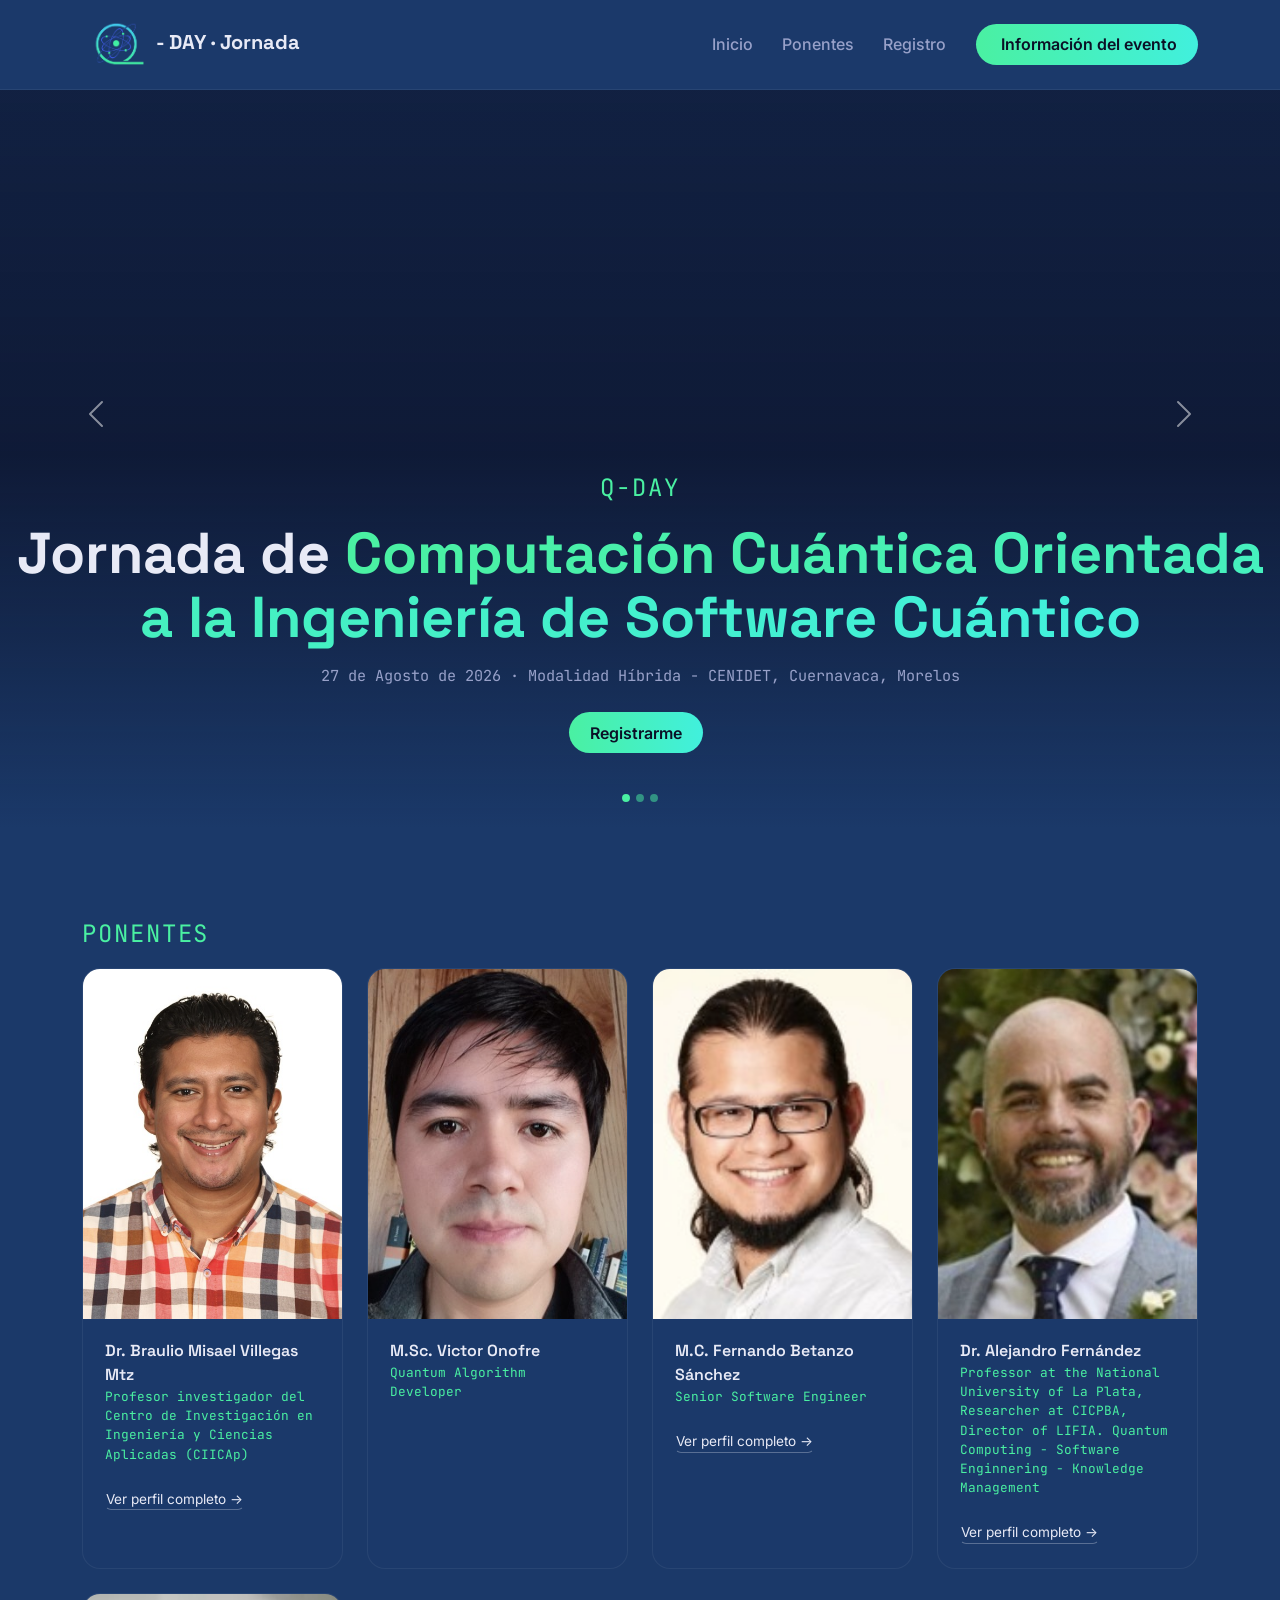
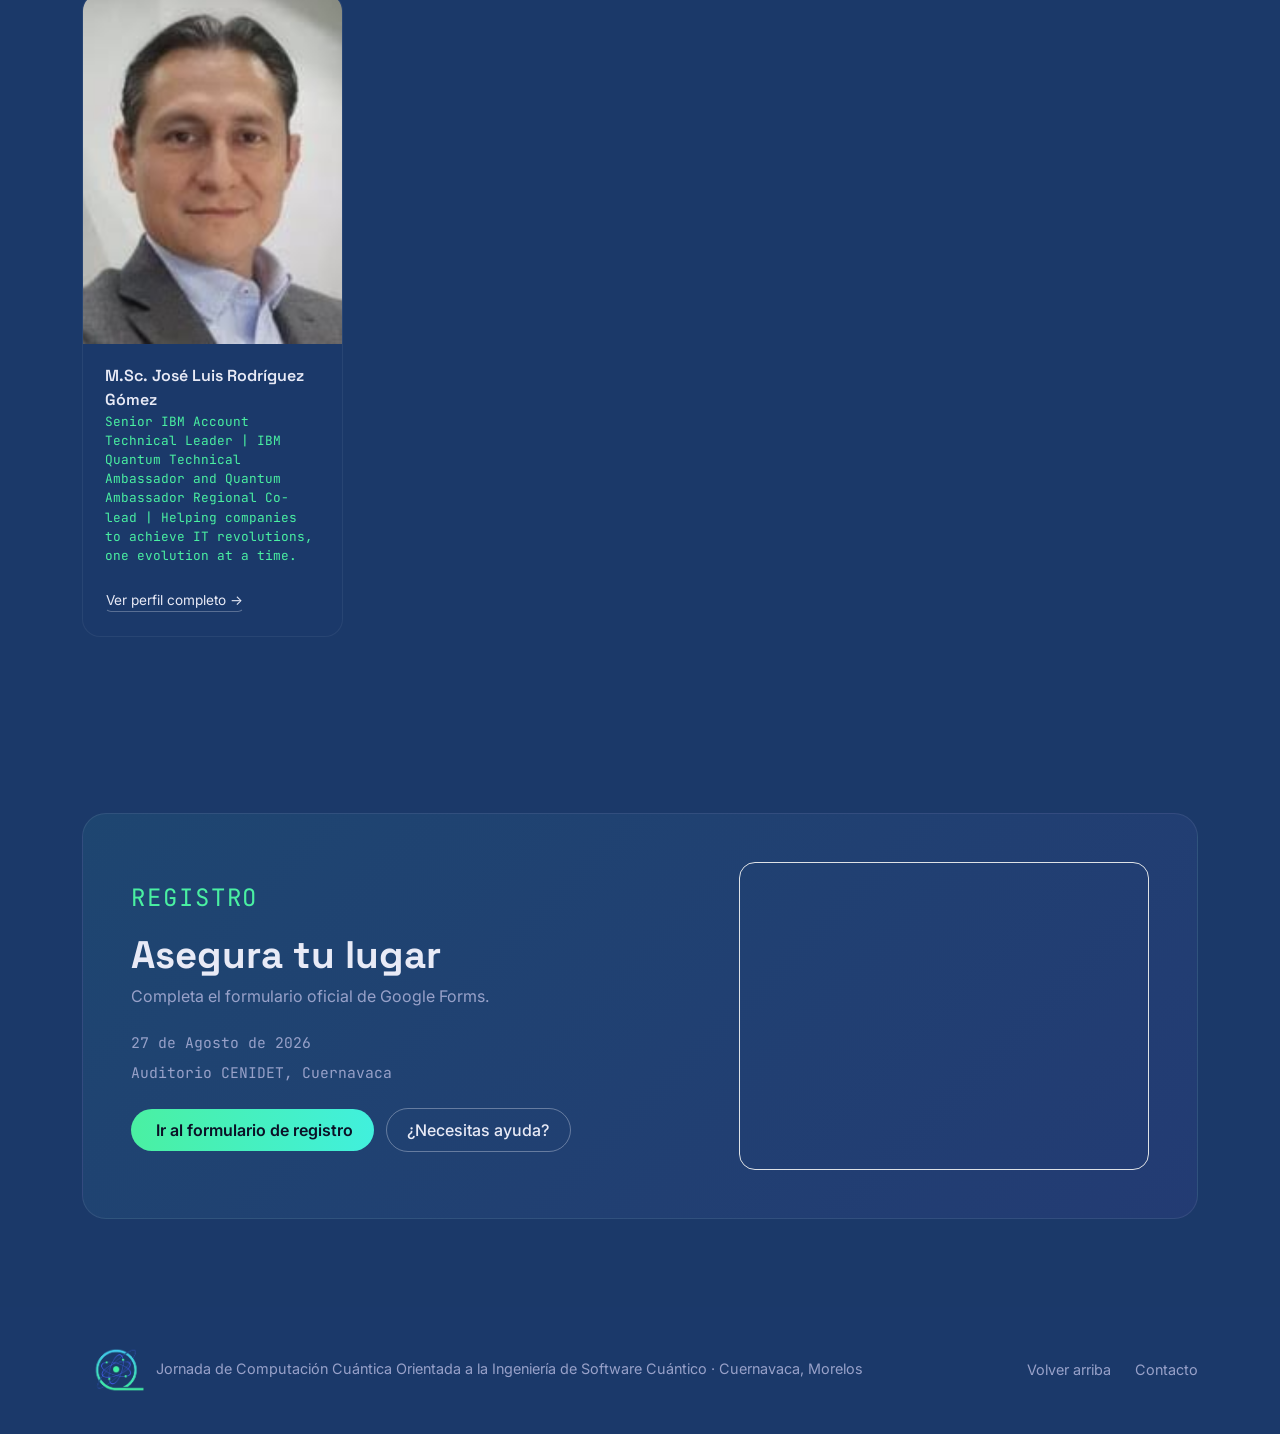
<file: index.html>
<!DOCTYPE html>
<html lang="es">

<head>
  <meta charset="UTF-8">
  <meta name="viewport" content="width=device-width, initial-scale=1.0">
  <title>Q-DAY</title>

  <link href="https://cdn.jsdelivr.net/npm/bootstrap@5.3.3/dist/css/bootstrap.min.css" rel="stylesheet">
  <link rel="stylesheet" href="styles.css">
  <link rel="preconnect" href="https://fonts.googleapis.com">
  <link
    href="https://fonts.googleapis.com/css2?family=Space+Grotesk:wght@400;500;600;700&family=Inter:wght@400;500;600&family=JetBrains+Mono:wght@400;500&display=swap"
    rel="stylesheet">

</head>

<body>

  <!-- ===================== HEADER ===================== -->
  <nav class="navbar navbar-expand-lg navbar-quantum fixed-top py-3">
    <div class="container">
      <a class="navbar-brand brand" href="#inicio"><img src="img/logo_q.png" alt="" class="logoQ"> - DAY · Jornada</a>
      <button class="navbar-toggler" type="button" data-bs-toggle="collapse" data-bs-target="#navMenu">
        <span class="navbar-toggler-icon"></span>
      </button>
      <div class="collapse navbar-collapse justify-content-end" id="navMenu">
        <ul class="navbar-nav align-items-lg-center">
          <li class="nav-item"><a class="nav-link" href="#inicio">Inicio</a></li>
          <li class="nav-item"><a class="nav-link" href="#ponentes">Ponentes</a></li>
          <li class="nav-item"><a class="nav-link" href="#registro">Registro</a></li>
          <li class="nav-item ms-lg-3">
            <button class="btn btn-quantum" data-bs-toggle="modal" data-bs-target="#modalInfoEvento">
              <i class="fa-solid fa-circle-info me-1"></i> Información del evento
            </button>
          </li>
        </ul>
      </div>
    </div>
  </nav>

  <!-- ===================== HERO / SLIDER ===================== -->
  <header id="inicio">
    <div id="heroCarousel" class="carousel slide carousel-fade" data-bs-ride="carousel">
      <div class="carousel-indicators">
        <button type="button" data-bs-target="#heroCarousel" data-bs-slide-to="0" class="active"></button>
        <button type="button" data-bs-target="#heroCarousel" data-bs-slide-to="1"></button>
        <button type="button" data-bs-target="#heroCarousel" data-bs-slide-to="2"></button>
      </div>
      <div class="carousel-inner">
        <div class="carousel-item active">
          <div class="hero-slide"
            style="background-image:url('https://images.unsplash.com/photo-1635070041078-e363dbe005cb?auto=format&fit=crop&w=1600&q=80');">
          </div>
        </div>
        <div class="carousel-item">
          <div class="hero-slide"
            style="background-image:url('https://images.unsplash.com/photo-1635070041078-e363dbe005cb?auto=format&fit=crop&w=1600&q=80&sat=-30');">
          </div>
        </div>
        <div class="carousel-item">
          <div class="hero-slide"
            style="background-image:url('https://images.unsplash.com/photo-1518770660439-4636190af475?auto=format&fit=crop&w=1600&q=80');">
          </div>
        </div>
      </div>

      <!-- Texto fijo sobre el carrusel -->
      <div class="hero-caption">
        <p class="eyebrow mb-3">Q-DAY</p>
        <h1 class="mb-3">Jornada de <em>Computación Cuántica Orientada a la Ingeniería de Software Cuántico</em></h1>
        <p class="hero-meta mb-4">27 de Agosto de 2026 · Modalidad Híbrida - CENIDET, Cuernavaca, Morelos</p>
        <a href="#registro" class="btn btn-quantum me-2">Registrarme</a>
      </div>

      <button class="carousel-control-prev" type="button" data-bs-target="#heroCarousel" data-bs-slide="prev">
        <span class="carousel-control-prev-icon"></span>
      </button>
      <button class="carousel-control-next" type="button" data-bs-target="#heroCarousel" data-bs-slide="next">
        <span class="carousel-control-next-icon"></span>
      </button>
    </div>
  </header>

  <!-- ===================== PONENTES ===================== -->
  <section id="ponentes">
    <div class="container">
      <p class="eyebrow">PONENTES</p>

      <div class="row g-4">

        <div class="col-md-6 col-lg-3">
          <div class="speaker-card">
            <img class="speaker-photo" src="img/Dr_Braulio.jpeg">
            <div class="speaker-body">
              <p class="speaker-name">Dr. Braulio Misael Villegas Mtz</p>
              <p class="speaker-role"> Profesor investigador del Centro de Investigación en Ingeniería y Ciencias
                Aplicadas (CIICAp)</p>
              <!--<p class="speaker-topic">Redes neuronales variacionales</p>-->
              <button class="btn btn-link-quantum p-0 mt-2" data-bs-toggle="modal" data-bs-target="#modalPonente1">Ver
                perfil completo →</button>
            </div>
          </div>
        </div>

        <div class="col-md-6 col-lg-3">
          <div class="speaker-card">
            <img class="speaker-photo" src="img/MSc_Victor.jpeg">
            <div class="speaker-body">
              <p class="speaker-name">M.Sc. Victor Onofre</p>
              <p class="speaker-role">Quantum Algorithm Developer</p>
              <!--<p class="speaker-topic">Esquemas basados en retículas</p>-->
              <!--<button class="btn btn-link-quantum p-0 mt-2" data-bs-toggle="modal" data-bs-target="#modalPonente2">Ver perfil completo →</button>-->
            </div>
          </div>
        </div>

        <div class="col-md-6 col-lg-3">
          <div class="speaker-card">
            <img class="speaker-photo" src="img/MC_Fernando.jpeg">
            <div class="speaker-body">
              <p class="speaker-name">M.C. Fernando Betanzo Sánchez</p>
              <p class="speaker-role">Senior Software Engineer</p>
              <!--<p class="speaker-topic">Redes neuronales variacionales</p>-->
              <button class="btn btn-link-quantum p-0 mt-2" data-bs-toggle="modal" data-bs-target="#modalPonente3">Ver
                perfil completo →</button>
            </div>
          </div>
        </div>

        <div class="col-md-6 col-lg-3">
          <div class="speaker-card">
            <img class="speaker-photo" src="img/Dr_Alejandro.jpeg">
            <div class="speaker-body">
              <p class="speaker-name">Dr. Alejandro Fernández</p>
              <p class="speaker-role">Professor at the National University of La Plata, Researcher at CICPBA,
                Director of LIFIA. Quantum Computing - Software Enginnering - Knowledge Management</p>
              <!--<p class="speaker-topic">Redes neuronales variacionales</p>-->
              <button class="btn btn-link-quantum p-0 mt-2" data-bs-toggle="modal" data-bs-target="#modalPonente4">Ver
                perfil completo →</button>
            </div>
          </div>
        </div>

        <div class="col-md-6 col-lg-3">
          <div class="speaker-card">
            <img class="speaker-photo" src="img/Dr_JoseLuis.jpeg">
            <div class="speaker-body">
              <p class="speaker-name">M.Sc. José Luis Rodríguez Gómez</p>
              <p class="speaker-role">Senior IBM Account Technical Leader |
                IBM Quantum Technical Ambassador and Quantum Ambassador Regional Co-lead |
                Helping companies to achieve IT revolutions, one evolution at a time.</p>
              <!--<p class="speaker-topic">Redes neuronales variacionales</p>-->
              <button class="btn btn-link-quantum p-0 mt-2" data-bs-toggle="modal" data-bs-target="#modalPonente5">Ver
                perfil completo →</button>
            </div>
          </div>
        </div>

      </div>
    </div>
  </section>

  <!-- ===================== REGISTRO ===================== -->
  <section id="registro" class="section-panel">
    <div class="container">
      <div class="registro-card">
        <div class="row align-items-center g-4">
          <div class="col-lg-7">
            <p class="eyebrow">REGISTRO</p>
            <h2 class="section-title">Asegura tu lugar</h2>
            <p class="section-sub mb-4">Completa el formulario oficial de Google Forms.</p>
            <ul class="list-unstyled ket-list mb-4">
              <li><i class="fa-solid fa-calendar-day"></i> 27 de Agosto de 2026</li>
              <li><i class="fa-solid fa-location-dot"></i> Auditorio CENIDET, Cuernavaca</li>
            </ul>
            <a href="https://docs.google.com/forms/d/e/1FAIpQLSfn6Pfu4XmFD0uXMZKRlUsbhpeH9GpSEDR9-cLj3hVXdWts2w/viewform"
              target="_blank" rel="noopener" class="btn btn-quantum me-2">
              <i class="fa-brands fa-google me-1"></i> Ir al formulario de registro
            </a>
            <button class="btn btn-outline-quantum" data-bs-toggle="modal"
              data-bs-target="#modalAyudaRegistro">¿Necesitas ayuda?</button>
          </div>
          <div class="col-lg-5">
            <div class="ratio ratio-4x3 rounded-4 overflow-hidden border">
              <iframe
                src="https://docs.google.com/forms/d/e/1FAIpQLSfn6Pfu4XmFD0uXMZKRlUsbhpeH9GpSEDR9-cLj3hVXdWts2w/viewform?embedded=true"
                width="640" height="3232" frameborder="0" marginheight="0" marginwidth="0">Cargando…</iframe>
            </div>
          </div>
        </div>
      </div>
    </div>
  </section>

  <!-- ===================== FOOTER ===================== -->
  <footer>
    <div class="container d-flex flex-column flex-md-row justify-content-between align-items-center gap-3">
      <div>
        <img src="img/logo_q.png" alt="" class="logoQ">
        Jornada de Computación Cuántica Orientada a la Ingeniería de Software Cuántico · Cuernavaca, Morelos
      </div>
      <div>
        <a href="#inicio" class="me-3"><i class="fa-solid fa-arrow-up"></i> Volver arriba</a>
        <a href="mailto:quantum.day@cenidet.tecnm.mx"><i class="fa-solid fa-envelope me-1"></i>Contacto</a>
      </div>
    </div>
  </footer>

  <!-- ===================== MODALES ===================== -->

  <!-- Modal: información general del evento -->
  <div class="modal fade" id="modalInfoEvento" tabindex="-1" aria-hidden="true">
    <div class="modal-dialog modal-dialog-centered">
      <div class="modal-content">
        <div class="modal-header">
          <h5 class="modal-title"><img src="img/logo_q.png" alt="" class="logoQ">Jornada de Computación Cuántica
            Orientada a la Ingeniería de Software Cuántico</h5>
          <button type="button" class="btn-close" data-bs-dismiss="modal"></button>
        </div>
        <div class="modal-body">
          <p>La Primera Jornada de Computación Cuántica orientada a la Ingeniería de Software Cuántico es un espacio
            académico
            de carácter nacional e internacional que reúne a estudiantes, docentes, investigadores y profesionales
            interesados
            en las tecnologías cuánticas y su aplicación en la ingeniería de software. A través de un formato híbrido,
            el evento
            promueve la difusión del conocimiento, el intercambio de experiencias y la generación de oportunidades de
            formación,
            investigación y colaboración entre la comunidad académica y científica.</p>
          <ul class="ket-list list-unstyled">
            <li><i class="fa-solid fa-calendar-day"></i> 27 de Agosto de 2026</li>
            <li><i class="fa-solid fa-location-dot"></i> Modalidad Híbrida CENIDET, Cuernavaca, Morelos</li>
          </ul>
        </div>
      </div>
    </div>
  </div>

  <!-- Modal: ayuda con el registro -->
  <div class="modal fade" id="modalAyudaRegistro" tabindex="-1" aria-hidden="true">
    <div class="modal-dialog modal-dialog-centered">
      <div class="modal-content">
        <div class="modal-header">
          <h5 class="modal-title">¿Necesitas ayuda con tu registro?</h5>
          <button type="button" class="btn-close" data-bs-dismiss="modal"></button>
        </div>
        <div class="modal-body">
          <p>Si tienes problemas para completar el formulario de Google Forms, escríbenos y te ayudamos a resolverlo.
          </p>
          <p class="small mb-0"><i class="fa-solid fa-envelope me-1"></i> quantum.day@cenidet.tecnm.mx</p>
        </div>
      </div>
    </div>
  </div>

  <!-- Modales de ponentes -->
  <div class="modal fade" id="modalPonente1" tabindex="-1" aria-hidden="true">
    <div class="modal-dialog modal-dialog-centered">
      <div class="modal-content">
        <div class="modal-header">
          <h5 class="modal-title">Dr. Braulio Misael Villegas Martínez</h5>
          <button type="button" class="btn-close" data-bs-dismiss="modal"></button>
        </div>
        <div class="modal-body">
          <p class="small">El Dr. Braulio Misael Villegas Martínez es físico por la Universidad Veracruzana y doctor en
            Óptica por el INAOE.
            Su trabajo se enfoca en óptica y computación cuántica, destacando por sus contribuciones en investigación,
            educación y colaboración
            internacional en tecnologías cuánticas. Es cofundador de QubitHub, profesor investigador del CIICAp-UAEM,
            profesor visitante en Loyola
            University Chicago y miembro del Sistema Nacional de Investigadores, Nivel I. En 2025 fue reconocido por la
            UNESCO dentro de la
            iniciativa Quantum 100 por su impacto en el desarrollo y difusión de las tecnologías cuánticas.</p>
          <!--<p class="fw-semibold mb-1 mt-3">Ponencia:</p>
        <p class="small mb-0">"Computación Cuántica en México: Cómo Construir una Carrera con Impacto Internacional"</p>-->
        </div>
      </div>
    </div>
  </div>

  <!--<div class="modal fade" id="modalPonente2" tabindex="-1" aria-hidden="true">
  <div class="modal-dialog modal-dialog-centered">
    <div class="modal-content">
      <div class="modal-header">
        <h5 class="modal-title">Dr. Ismael Ortega</h5>
        <button type="button" class="btn-close" data-bs-dismiss="modal"></button>
      </div>
      <div class="modal-body">
        <p class="speaker-role mb-2">Criptografía post-cuántica</p>
        <p class="text-muted small">Especialista en esquemas de cifrado resistentes a ataques cuánticos, particularmente sistemas basados en retículas y su implementación en infraestructuras críticas.</p>
        <p class="fw-semibold mb-1 mt-3">Ponencia:</p>
        <p class="text-muted small mb-0">"Esquemas basados en retículas: preparando la migración post-cuántica"</p>
      </div>
    </div>
  </div>
</div>-->

  <div class="modal fade" id="modalPonente3" tabindex="-1" aria-hidden="true">
    <div class="modal-dialog modal-dialog-centered">
      <div class="modal-content">
        <div class="modal-header">
          <h5 class="modal-title">M.C. Fernando Betanzo Sánchez</h5>
          <button type="button" class="btn-close" data-bs-dismiss="modal"></button>
        </div>
        <div class="modal-body">
          <p class="small">Especialista en aseguramiento de la calidad de software en Cambridge Quantum Computing
            (ahora Quantinuum). Con experiencia en Oracle y una maestría de Delft University of Technology, aporta una
            visión
            clave en la calidad del software cuántico.</p>
          <!--<p class="fw-semibold mb-1 mt-3">Ponencia:</p>
        <p class="small mb-0">""</p>-->
        </div>
      </div>
    </div>
  </div>

  <div class="modal fade" id="modalPonente4" tabindex="-1" aria-hidden="true">
    <div class="modal-dialog modal-dialog-centered">
      <div class="modal-content">
        <div class="modal-header">
          <h5 class="modal-title">Dr. Alejandro Fernández</h5>
          <button type="button" class="btn-close" data-bs-dismiss="modal"></button>
        </div>
        <div class="modal-body">
          <p class="small">Director del LIFIA y Profesor en la UNLP. Miembro fundador de RIPAISC y
            coordinador de Computación Cuántica en CLEI, impulsando la ingeniería de software cuántico en Iberoamérica.
          </p>
          <!--<p class="fw-semibold mb-1 mt-3">Ponencia:</p>
        <p class="small mb-0">"Redes neuronales variacionales en la era NISQ"</p>-->
        </div>
      </div>
    </div>
  </div>

  <div class="modal fade" id="modalPonente5" tabindex="-1" aria-hidden="true">
    <div class="modal-dialog modal-dialog-centered">
      <div class="modal-content">
        <div class="modal-header">
          <h5 class="modal-title">M.Sc. José Luis Rodríguez Gómez</h5>
          <button type="button" class="btn-close" data-bs-dismiss="modal"></button>
        </div>
        <div class="modal-body">
          <p class="small">Arquitecto Sénior de Tecnologías de la Información con más de 20 años de experiencia
            en arquitectura de software, computación en la nube, DevSecOps, transformación digital e inteligencia
            artificial.
            Es **CCSP**, miembro fundador del Capítulo de **(ISC)² Ciudad de México** y **Codirector Regional de IBM
            Quantum
            Ambassador para América Latina**, impulsando la adopción e innovación en tecnologías emergentes.
          </p>
          <!--<p class="fw-semibold mb-1 mt-3">Ponencia:</p>
        <p class="small mb-0">"Redes neuronales variacionales en la era NISQ"</p>-->
        </div>
      </div>
    </div>
  </div>

  <script src="https://cdn.jsdelivr.net/npm/bootstrap@5.3.3/dist/js/bootstrap.bundle.min.js"></script>
</body>

</html>
</file>
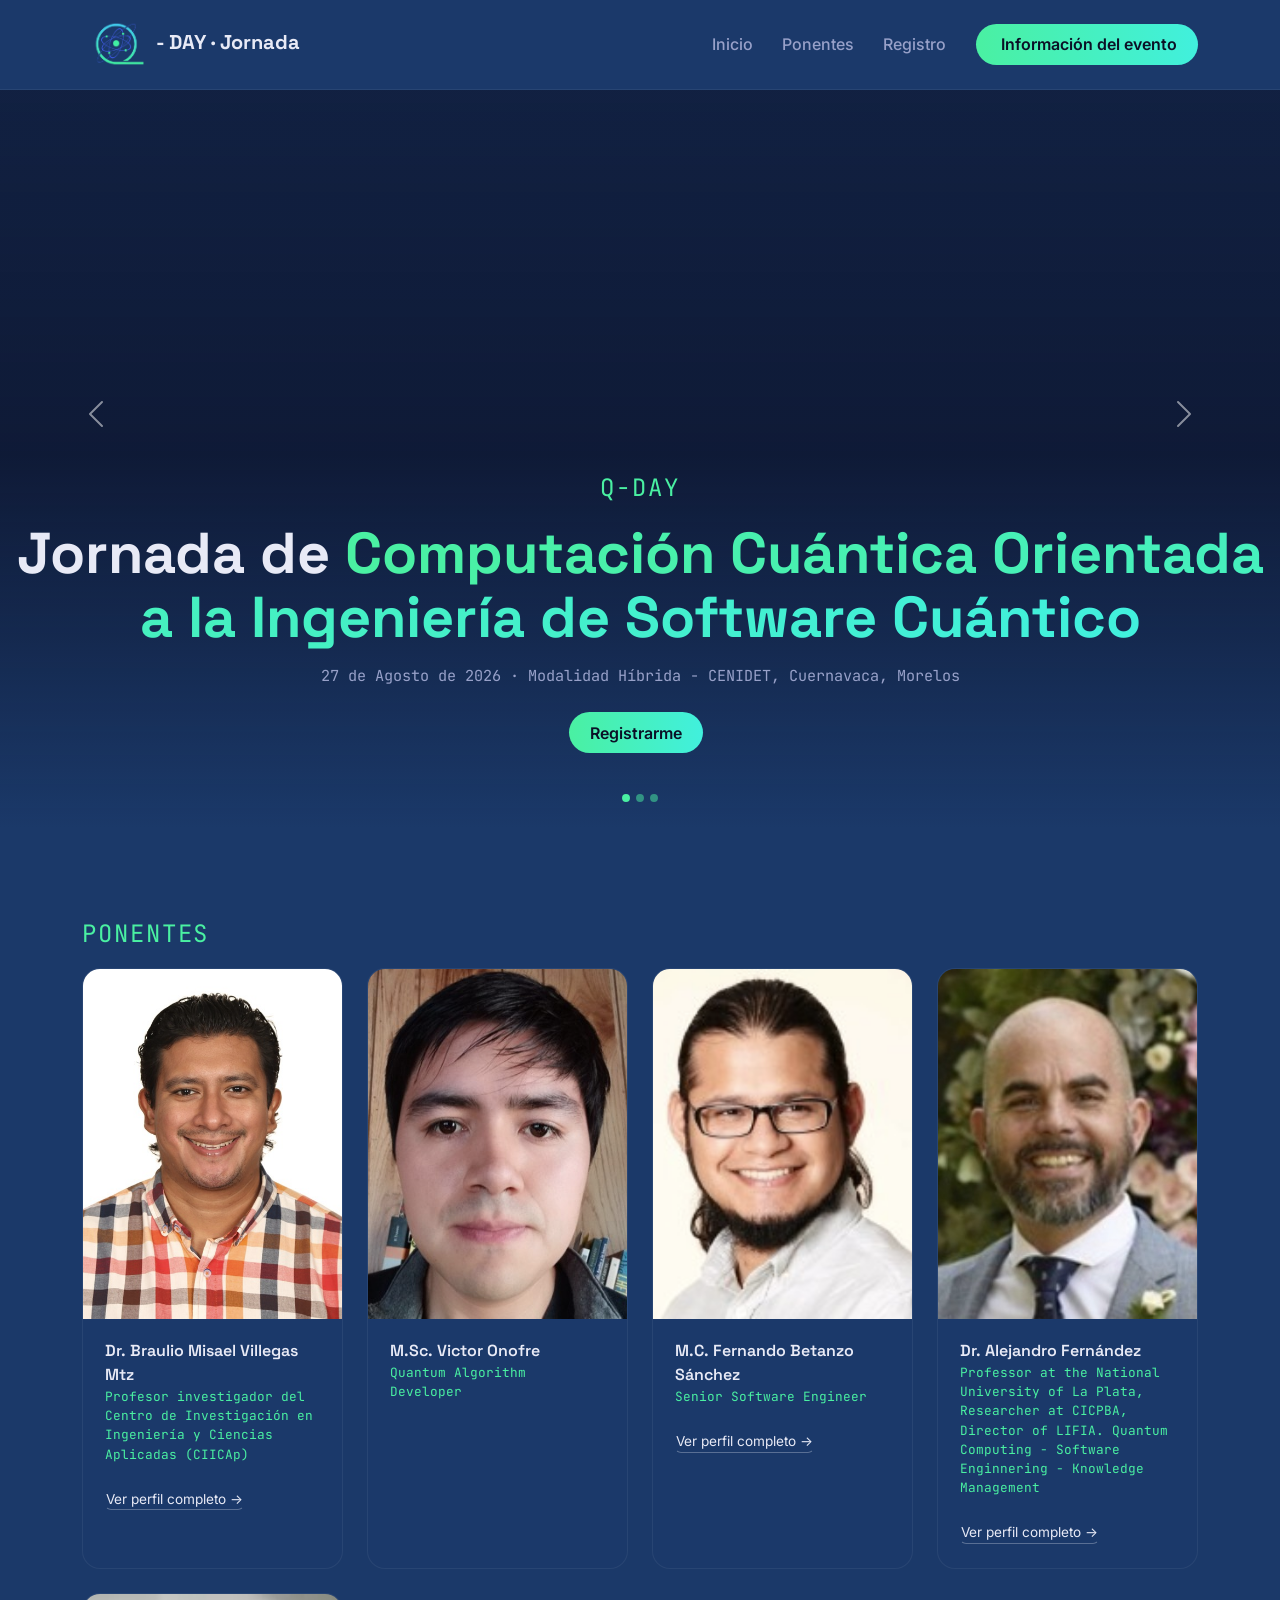
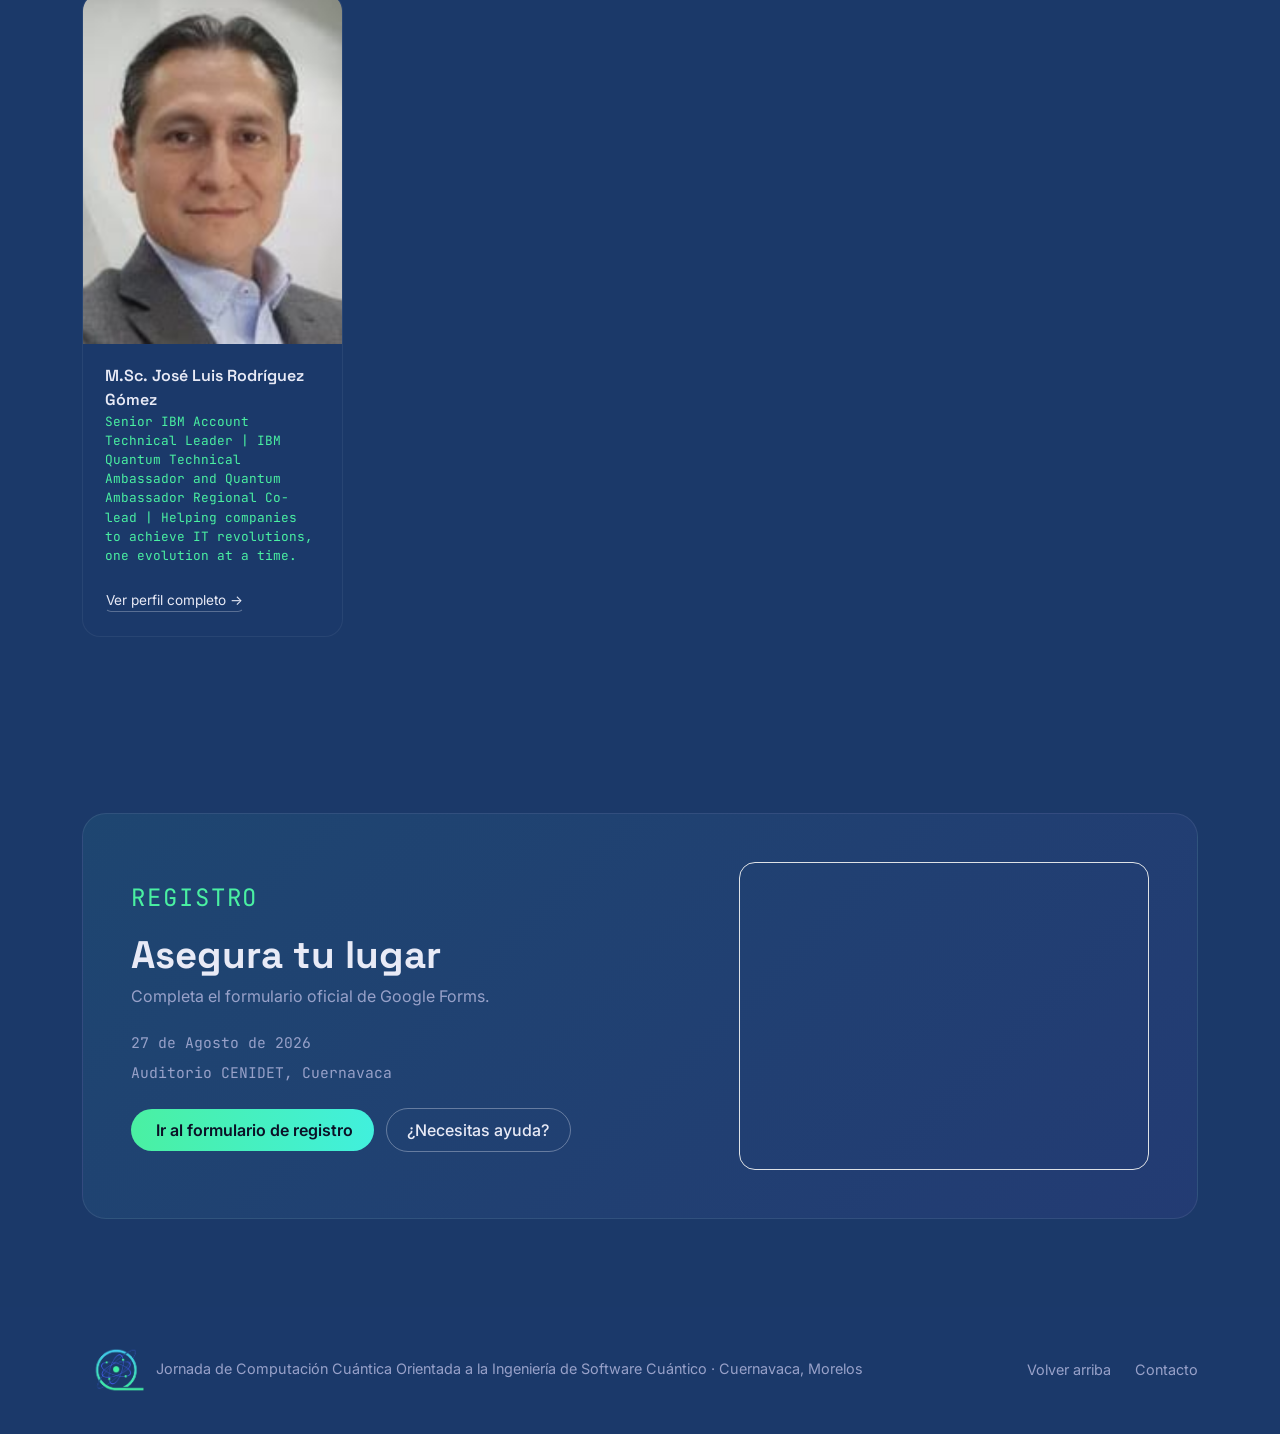
<file: jornadaQDAY.html>
<!DOCTYPE html>
<html lang="es">

<head>
  <meta charset="UTF-8">
  <meta name="viewport" content="width=device-width, initial-scale=1.0">
  <title>Q-DAY</title>

  <link href="https://cdn.jsdelivr.net/npm/bootstrap@5.3.3/dist/css/bootstrap.min.css" rel="stylesheet">
  <link rel="stylesheet" href="styles.css">
  <link rel="preconnect" href="https://fonts.googleapis.com">
  <link
    href="https://fonts.googleapis.com/css2?family=Space+Grotesk:wght@400;500;600;700&family=Inter:wght@400;500;600&family=JetBrains+Mono:wght@400;500&display=swap"
    rel="stylesheet">

</head>

<body>

  <!-- ===================== HEADER ===================== -->
  <nav class="navbar navbar-expand-lg navbar-quantum fixed-top py-3">
    <div class="container">
      <a class="navbar-brand brand" href="#inicio"><img src="img/logo_q.png" alt="" class="logoQ"> - DAY · Jornada</a>
      <button class="navbar-toggler" type="button" data-bs-toggle="collapse" data-bs-target="#navMenu">
        <span class="navbar-toggler-icon"></span>
      </button>
      <div class="collapse navbar-collapse justify-content-end" id="navMenu">
        <ul class="navbar-nav align-items-lg-center">
          <li class="nav-item"><a class="nav-link" href="#inicio">Inicio</a></li>
          <li class="nav-item"><a class="nav-link" href="#ponentes">Ponentes</a></li>
          <li class="nav-item"><a class="nav-link" href="#registro">Registro</a></li>
          <li class="nav-item ms-lg-3">
            <button class="btn btn-quantum" data-bs-toggle="modal" data-bs-target="#modalInfoEvento">
              <i class="fa-solid fa-circle-info me-1"></i> Información del evento
            </button>
          </li>
        </ul>
      </div>
    </div>
  </nav>

  <!-- ===================== HERO / SLIDER ===================== -->
  <header id="inicio">
    <div id="heroCarousel" class="carousel slide carousel-fade" data-bs-ride="carousel">
      <div class="carousel-indicators">
        <button type="button" data-bs-target="#heroCarousel" data-bs-slide-to="0" class="active"></button>
        <button type="button" data-bs-target="#heroCarousel" data-bs-slide-to="1"></button>
        <button type="button" data-bs-target="#heroCarousel" data-bs-slide-to="2"></button>
      </div>
      <div class="carousel-inner">
        <div class="carousel-item active">
          <div class="hero-slide"
            style="background-image:url('https://images.unsplash.com/photo-1635070041078-e363dbe005cb?auto=format&fit=crop&w=1600&q=80');">
          </div>
        </div>
        <div class="carousel-item">
          <div class="hero-slide"
            style="background-image:url('https://images.unsplash.com/photo-1635070041078-e363dbe005cb?auto=format&fit=crop&w=1600&q=80&sat=-30');">
          </div>
        </div>
        <div class="carousel-item">
          <div class="hero-slide"
            style="background-image:url('https://images.unsplash.com/photo-1518770660439-4636190af475?auto=format&fit=crop&w=1600&q=80');">
          </div>
        </div>
      </div>

      <!-- Texto fijo sobre el carrusel -->
      <div class="hero-caption">
        <p class="eyebrow mb-3">Q-DAY</p>
        <h1 class="mb-3">Jornada de <em>Computación Cuántica Orientada a la Ingeniería de Software Cuántico</em></h1>
        <p class="hero-meta mb-4">27 de Agosto de 2026 · Modalidad Híbrida - CENIDET, Cuernavaca, Morelos</p>
        <a href="#registro" class="btn btn-quantum me-2">Registrarme</a>
      </div>

      <button class="carousel-control-prev" type="button" data-bs-target="#heroCarousel" data-bs-slide="prev">
        <span class="carousel-control-prev-icon"></span>
      </button>
      <button class="carousel-control-next" type="button" data-bs-target="#heroCarousel" data-bs-slide="next">
        <span class="carousel-control-next-icon"></span>
      </button>
    </div>
  </header>

  <!-- ===================== PONENTES ===================== -->
  <section id="ponentes">
    <div class="container">
      <p class="eyebrow">PONENTES</p>

      <div class="row g-4">

        <div class="col-md-6 col-lg-3">
          <div class="speaker-card">
            <img class="speaker-photo" src="img/Dr_Braulio.jpeg">
            <div class="speaker-body">
              <p class="speaker-name">Dr. Braulio Misael Villegas Mtz</p>
              <p class="speaker-role"> Profesor investigador del Centro de Investigación en Ingeniería y Ciencias
                Aplicadas (CIICAp)</p>
              <!--<p class="speaker-topic">Redes neuronales variacionales</p>-->
              <button class="btn btn-link-quantum p-0 mt-2" data-bs-toggle="modal" data-bs-target="#modalPonente1">Ver
                perfil completo →</button>
            </div>
          </div>
        </div>

        <div class="col-md-6 col-lg-3">
          <div class="speaker-card">
            <img class="speaker-photo" src="img/MSc_Victor.jpeg">
            <div class="speaker-body">
              <p class="speaker-name">M.Sc. Victor Onofre</p>
              <p class="speaker-role">Quantum Algorithm Developer</p>
              <!--<p class="speaker-topic">Esquemas basados en retículas</p>-->
              <!--<button class="btn btn-link-quantum p-0 mt-2" data-bs-toggle="modal" data-bs-target="#modalPonente2">Ver perfil completo →</button>-->
            </div>
          </div>
        </div>

        <div class="col-md-6 col-lg-3">
          <div class="speaker-card">
            <img class="speaker-photo" src="img/MC_Fernando.jpeg">
            <div class="speaker-body">
              <p class="speaker-name">M.C. Fernando Betanzo Sánchez</p>
              <p class="speaker-role">Senior Software Engineer</p>
              <!--<p class="speaker-topic">Redes neuronales variacionales</p>-->
              <button class="btn btn-link-quantum p-0 mt-2" data-bs-toggle="modal" data-bs-target="#modalPonente3">Ver
                perfil completo →</button>
            </div>
          </div>
        </div>

        <div class="col-md-6 col-lg-3">
          <div class="speaker-card">
            <img class="speaker-photo" src="img/Dr_Alejandro.jpeg">
            <div class="speaker-body">
              <p class="speaker-name">Dr. Alejandro Fernández</p>
              <p class="speaker-role">Professor at the National University of La Plata, Researcher at CICPBA,
                Director of LIFIA. Quantum Computing - Software Enginnering - Knowledge Management</p>
              <!--<p class="speaker-topic">Redes neuronales variacionales</p>-->
              <button class="btn btn-link-quantum p-0 mt-2" data-bs-toggle="modal" data-bs-target="#modalPonente4">Ver
                perfil completo →</button>
            </div>
          </div>
        </div>

        <div class="col-md-6 col-lg-3">
          <div class="speaker-card">
            <img class="speaker-photo" src="img/Dr_JoseLuis.jpeg">
            <div class="speaker-body">
              <p class="speaker-name">M.Sc. José Luis Rodríguez Gómez</p>
              <p class="speaker-role">Senior IBM Account Technical Leader |
                IBM Quantum Technical Ambassador and Quantum Ambassador Regional Co-lead |
                Helping companies to achieve IT revolutions, one evolution at a time.</p>
              <!--<p class="speaker-topic">Redes neuronales variacionales</p>-->
              <button class="btn btn-link-quantum p-0 mt-2" data-bs-toggle="modal" data-bs-target="#modalPonente5">Ver
                perfil completo →</button>
            </div>
          </div>
        </div>

      </div>
    </div>
  </section>

  <!-- ===================== REGISTRO ===================== -->
  <section id="registro" class="section-panel">
    <div class="container">
      <div class="registro-card">
        <div class="row align-items-center g-4">
          <div class="col-lg-7">
            <p class="eyebrow">REGISTRO</p>
            <h2 class="section-title">Asegura tu lugar</h2>
            <p class="section-sub mb-4">Completa el formulario oficial de Google Forms.</p>
            <ul class="list-unstyled ket-list mb-4">
              <li><i class="fa-solid fa-calendar-day"></i> 27 de Agosto de 2026</li>
              <li><i class="fa-solid fa-location-dot"></i> Auditorio CENIDET, Cuernavaca</li>
            </ul>
            <a href="https://docs.google.com/forms/d/e/1FAIpQLSfn6Pfu4XmFD0uXMZKRlUsbhpeH9GpSEDR9-cLj3hVXdWts2w/viewform"
              target="_blank" rel="noopener" class="btn btn-quantum me-2">
              <i class="fa-brands fa-google me-1"></i> Ir al formulario de registro
            </a>
            <button class="btn btn-outline-quantum" data-bs-toggle="modal"
              data-bs-target="#modalAyudaRegistro">¿Necesitas ayuda?</button>
          </div>
          <div class="col-lg-5">
            <div class="ratio ratio-4x3 rounded-4 overflow-hidden border">
              <iframe
                src="https://docs.google.com/forms/d/e/1FAIpQLSfn6Pfu4XmFD0uXMZKRlUsbhpeH9GpSEDR9-cLj3hVXdWts2w/viewform?embedded=true"
                width="640" height="3232" frameborder="0" marginheight="0" marginwidth="0">Cargando…</iframe>
            </div>
          </div>
        </div>
      </div>
    </div>
  </section>

  <!-- ===================== FOOTER ===================== -->
  <footer>
    <div class="container d-flex flex-column flex-md-row justify-content-between align-items-center gap-3">
      <div>
        <img src="img/logo_q.png" alt="" class="logoQ">
        Jornada de Computación Cuántica Orientada a la Ingeniería de Software Cuántico · Cuernavaca, Morelos
      </div>
      <div>
        <a href="#inicio" class="me-3"><i class="fa-solid fa-arrow-up"></i> Volver arriba</a>
        <a href="mailto:quantum.day@cenidet.tecnm.mx"><i class="fa-solid fa-envelope me-1"></i>Contacto</a>
      </div>
    </div>
  </footer>

  <!-- ===================== MODALES ===================== -->

  <!-- Modal: información general del evento -->
  <div class="modal fade" id="modalInfoEvento" tabindex="-1" aria-hidden="true">
    <div class="modal-dialog modal-dialog-centered">
      <div class="modal-content">
        <div class="modal-header">
          <h5 class="modal-title"><img src="img/logo_q.png" alt="" class="logoQ">Jornada de Computación Cuántica
            Orientada a la Ingeniería de Software Cuántico</h5>
          <button type="button" class="btn-close" data-bs-dismiss="modal"></button>
        </div>
        <div class="modal-body">
          <p>La Primera Jornada de Computación Cuántica orientada a la Ingeniería de Software Cuántico es un espacio
            académico
            de carácter nacional e internacional que reúne a estudiantes, docentes, investigadores y profesionales
            interesados
            en las tecnologías cuánticas y su aplicación en la ingeniería de software. A través de un formato híbrido,
            el evento
            promueve la difusión del conocimiento, el intercambio de experiencias y la generación de oportunidades de
            formación,
            investigación y colaboración entre la comunidad académica y científica.</p>
          <ul class="ket-list list-unstyled">
            <li><i class="fa-solid fa-calendar-day"></i> 27 de Agosto de 2026</li>
            <li><i class="fa-solid fa-location-dot"></i> Modalidad Híbrida CENIDET, Cuernavaca, Morelos</li>
          </ul>
        </div>
      </div>
    </div>
  </div>

  <!-- Modal: ayuda con el registro -->
  <div class="modal fade" id="modalAyudaRegistro" tabindex="-1" aria-hidden="true">
    <div class="modal-dialog modal-dialog-centered">
      <div class="modal-content">
        <div class="modal-header">
          <h5 class="modal-title">¿Necesitas ayuda con tu registro?</h5>
          <button type="button" class="btn-close" data-bs-dismiss="modal"></button>
        </div>
        <div class="modal-body">
          <p>Si tienes problemas para completar el formulario de Google Forms, escríbenos y te ayudamos a resolverlo.
          </p>
          <p class="small mb-0"><i class="fa-solid fa-envelope me-1"></i> quantum.day@cenidet.tecnm.mx</p>
        </div>
      </div>
    </div>
  </div>

  <!-- Modales de ponentes -->
  <div class="modal fade" id="modalPonente1" tabindex="-1" aria-hidden="true">
    <div class="modal-dialog modal-dialog-centered">
      <div class="modal-content">
        <div class="modal-header">
          <h5 class="modal-title">Dr. Braulio Misael Villegas Martínez</h5>
          <button type="button" class="btn-close" data-bs-dismiss="modal"></button>
        </div>
        <div class="modal-body">
          <p class="small">El Dr. Braulio Misael Villegas Martínez es físico por la Universidad Veracruzana y doctor en
            Óptica por el INAOE.
            Su trabajo se enfoca en óptica y computación cuántica, destacando por sus contribuciones en investigación,
            educación y colaboración
            internacional en tecnologías cuánticas. Es cofundador de QubitHub, profesor investigador del CIICAp-UAEM,
            profesor visitante en Loyola
            University Chicago y miembro del Sistema Nacional de Investigadores, Nivel I. En 2025 fue reconocido por la
            UNESCO dentro de la
            iniciativa Quantum 100 por su impacto en el desarrollo y difusión de las tecnologías cuánticas.</p>
          <!--<p class="fw-semibold mb-1 mt-3">Ponencia:</p>
        <p class="small mb-0">"Computación Cuántica en México: Cómo Construir una Carrera con Impacto Internacional"</p>-->
        </div>
      </div>
    </div>
  </div>

  <!--<div class="modal fade" id="modalPonente2" tabindex="-1" aria-hidden="true">
  <div class="modal-dialog modal-dialog-centered">
    <div class="modal-content">
      <div class="modal-header">
        <h5 class="modal-title">Dr. Ismael Ortega</h5>
        <button type="button" class="btn-close" data-bs-dismiss="modal"></button>
      </div>
      <div class="modal-body">
        <p class="speaker-role mb-2">Criptografía post-cuántica</p>
        <p class="text-muted small">Especialista en esquemas de cifrado resistentes a ataques cuánticos, particularmente sistemas basados en retículas y su implementación en infraestructuras críticas.</p>
        <p class="fw-semibold mb-1 mt-3">Ponencia:</p>
        <p class="text-muted small mb-0">"Esquemas basados en retículas: preparando la migración post-cuántica"</p>
      </div>
    </div>
  </div>
</div>-->

  <div class="modal fade" id="modalPonente3" tabindex="-1" aria-hidden="true">
    <div class="modal-dialog modal-dialog-centered">
      <div class="modal-content">
        <div class="modal-header">
          <h5 class="modal-title">M.C. Fernando Betanzo Sánchez</h5>
          <button type="button" class="btn-close" data-bs-dismiss="modal"></button>
        </div>
        <div class="modal-body">
          <p class="small">Especialista en aseguramiento de la calidad de software en Cambridge Quantum Computing
            (ahora Quantinuum). Con experiencia en Oracle y una maestría de Delft University of Technology, aporta una
            visión
            clave en la calidad del software cuántico.</p>
          <!--<p class="fw-semibold mb-1 mt-3">Ponencia:</p>
        <p class="small mb-0">""</p>-->
        </div>
      </div>
    </div>
  </div>

  <div class="modal fade" id="modalPonente4" tabindex="-1" aria-hidden="true">
    <div class="modal-dialog modal-dialog-centered">
      <div class="modal-content">
        <div class="modal-header">
          <h5 class="modal-title">Dr. Alejandro Fernández</h5>
          <button type="button" class="btn-close" data-bs-dismiss="modal"></button>
        </div>
        <div class="modal-body">
          <p class="small">Director del LIFIA y Profesor en la UNLP. Miembro fundador de RIPAISC y
            coordinador de Computación Cuántica en CLEI, impulsando la ingeniería de software cuántico en Iberoamérica.
          </p>
          <!--<p class="fw-semibold mb-1 mt-3">Ponencia:</p>
        <p class="small mb-0">"Redes neuronales variacionales en la era NISQ"</p>-->
        </div>
      </div>
    </div>
  </div>

  <div class="modal fade" id="modalPonente5" tabindex="-1" aria-hidden="true">
    <div class="modal-dialog modal-dialog-centered">
      <div class="modal-content">
        <div class="modal-header">
          <h5 class="modal-title">M.Sc. José Luis Rodríguez Gómez</h5>
          <button type="button" class="btn-close" data-bs-dismiss="modal"></button>
        </div>
        <div class="modal-body">
          <p class="small">Arquitecto Sénior de Tecnologías de la Información con más de 20 años de experiencia
            en arquitectura de software, computación en la nube, DevSecOps, transformación digital e inteligencia
            artificial.
            Es **CCSP**, miembro fundador del Capítulo de **(ISC)² Ciudad de México** y **Codirector Regional de IBM
            Quantum
            Ambassador para América Latina**, impulsando la adopción e innovación en tecnologías emergentes.
          </p>
          <!--<p class="fw-semibold mb-1 mt-3">Ponencia:</p>
        <p class="small mb-0">"Redes neuronales variacionales en la era NISQ"</p>-->
        </div>
      </div>
    </div>
  </div>

  <script src="https://cdn.jsdelivr.net/npm/bootstrap@5.3.3/dist/js/bootstrap.bundle.min.js"></script>
</body>

</html>
</file>
<file: styles.css>
:root {
    --bg-deep: #1b3969;
    --bg-panel: #1b3969;
    --bg-panel-2: rgb(27, 57, 106);
    --qubit-0: #4af0a2;
    --qubit-1: #41f0dd;
    --text-light: #e8eaf6;
    --text-muted: #98a1c9;
    --font-display: 'Space Grotesk', sans-serif;
    --font-body: 'Inter', sans-serif;
    --font-mono: 'JetBrains Mono', monospace;
}

* {
    scroll-behavior: smooth;
}

body {
    background: var(--bg-deep);
    color: var(--text-light);
    font-family: var(--font-body);
    overflow-x: hidden;
}

h1,
h2,
h3,
h4,
.brand {
    font-family: var(--font-display);
}

.eyebrow {
    font-family: var(--font-mono);
    letter-spacing: .08em;
    font-size: 1.5rem;
    color: var(--qubit-0);
    text-transform: none;
}

/* ---------- ORBE ---------- */
.qubit-orb {
    width: 14px;
    height: 14px;
    border-radius: 50%;
    display: inline-block;
    background: radial-gradient(circle at 35% 30%, var(--qubit-0), var(--qubit-1) 80%);
    box-shadow: 0 0 12px rgba(76, 224, 210, .7);
    animation: pulse 3s ease-in-out infinite;
}

@keyframes pulse {

    0%,
    100% {
        box-shadow: 0 0 8px rgba(76, 224, 210, .6);
        transform: scale(1);
    }

    50% {
        box-shadow: 0 0 18px rgba(139, 92, 246, .8);
        transform: scale(1.15);
    }
}

/* ---------- ESTILOS PARA HEADER ---------- */
.navbar-quantum {
    background: rgb(27, 57, 106);
    backdrop-filter: blur(10px);
    border-bottom: 1px solid rgba(255, 255, 255, .06);
}

.navbar-quantum .nav-link {
    color: var(--text-muted);
    font-weight: 500;
    margin: 0 .4rem;
}

.navbar-quantum .nav-link:hover {
    color: var(--qubit-0);
}

.brand {
    color: var(--text-light);
    font-weight: 700;
    font-size: 1.25rem;
}

.brand span {
    color: var(--qubit-0);
}

.btn-quantum {
    background: linear-gradient(90deg, var(--qubit-0), var(--qubit-1));
    border: none;
    color: #0b1026;
    font-weight: 600;
    padding: .55rem 1.3rem;
    border-radius: 50px;
    transition: transform .2s ease, box-shadow .2s ease;
}

.btn-quantum:hover {
    transform: translateY(-2px);
    box-shadow: 0 8px 22px rgba(139, 92, 246, .4);
    color: #0b1026;
}

.btn-outline-quantum {
    border: 1px solid rgba(232, 234, 246, .35);
    color: var(--text-light);
    border-radius: 50px;
    padding: .55rem 1.3rem;
    font-weight: 500;
    background: transparent;
}

.btn-outline-quantum:hover {
    border-color: var(--qubit-0);
    color: var(--qubit-0);
}

.logoQ {
    width: 70px;
    border-radius: 10px;
}

/* ---------- ESTILOS PARA HERO Y CARRUSEL ---------- */
#heroCarousel {
    height: 92vh;
    min-height: 560px;
}

#heroCarousel .carousel-inner,
#heroCarousel .carousel-item {
    height: 100%;
}

.hero-slide {
    height: 100%;
    background-size: cover;
    background-position: center;
    position: relative;
}

.hero-slide::after {
    content: "";
    position: absolute;
    inset: 0;
    background: linear-gradient(180deg, rgba(11, 16, 38, .55) 0%, rgba(11, 16, 38, .75) 55%, var(--bg-deep) 100%);
}

.hero-caption {
    position: absolute;
    z-index: 2;
    left: 0;
    right: 0;
    bottom: 9%;
    text-align: center;
    padding: 0 1rem;
}

.hero-caption h1 {
    font-size: clamp(2rem, 5vw, 3.6rem);
    font-weight: 700;
    line-height: 1.1;
}

.hero-caption h1 em {
    font-style: normal;
    background: linear-gradient(90deg, var(--qubit-0), var(--qubit-1));
    -webkit-background-clip: text;
    background-clip: text;
    color: transparent;
}

.hero-meta {
    font-family: var(--font-mono);
    color: var(--text-muted);
    font-size: .95rem;
}

.carousel-indicators [data-bs-target] {
    background-color: var(--qubit-0);
    width: 8px;
    height: 8px;
    border-radius: 50%;
}

/* ---------- ESTILOS SECTIONS ---------- */
section {
    padding: 5.5rem 0;
}

.section-panel {
    background: var(--bg-panel);
}

.section-title {
    font-size: clamp(1.7rem, 3vw, 2.4rem);
    font-weight: 700;
    margin-bottom: .4rem;
}

.section-sub {
    color: var(--text-muted);
    max-width: 640px;
}

/* ---------- ESTILO PARA CARDS DE PONENTES ---------- */
.speaker-card {
    background: var(--bg-panel-2);
    border: 1px solid rgba(255, 255, 255, .06);
    border-radius: 18px;
    overflow: hidden;
    height: 100%;
    transition: transform .25s ease, border-color .25s ease;
}

.speaker-card:hover {
    transform: translateY(-6px);
    border-color: rgba(76, 224, 210, .4);
}

.speaker-photo {
    width: 100%;
    height: 350px;
    object-fit: cover;
    filter: grayscale(15%);
}

.speaker-body {
    padding: 1.25rem 1.4rem 1.5rem;
}

.speaker-name {
    font-family: var(--font-display);
    font-weight: 600;
    margin-bottom: 0;
}

.speaker-role {
    color: var(--qubit-0);
    font-family: var(--font-mono);
    font-size: .8rem;
}

.speaker-topic {
    color: var(--text-muted);
    font-size: .9rem;
}

.btn-link-quantum {
    color: var(--text-light);
    font-size: .85rem;
    text-decoration: none;
    border-bottom: 1px solid rgba(232, 234, 246, .3);
}

.btn-link-quantum:hover {
    color: var(--qubit-0);
    border-color: var(--qubit-0);
}

/* ---------- ESTILOS PARA REGISTRO ---------- */
.registro-card {
    background: linear-gradient(135deg, rgba(76, 224, 210, .08), rgba(139, 92, 246, .08));
    border: 1px solid rgba(255, 255, 255, .08);
    border-radius: 24px;
    padding: 3rem;
}

.ket-list li {
    font-family: var(--font-mono);
    color: var(--text-muted);
    font-size: .92rem;
    margin-bottom: .5rem;
}

.ket-list li i {
    color: var(--qubit-0);
    width: 20px;
}

/* ---------- MODAL ---------- */
.modal-content {
    background: var(--bg-panel-2);
    color: var(--text-light);
    border: 1px solid rgba(255, 255, 255, .08);
    border-radius: 16px;
}

.modal-header,
.modal-footer {
    border-color: rgba(255, 255, 255, .08);
}

.btn-close {
    filter: invert(1);
}

/* ---------- FOOTER ---------- */
footer {
    background: rgb(27, 57, 106);
    color: var(--text-muted);
    padding: 2.5rem 0;
    font-size: .9rem;
}

footer a {
    color: var(--text-muted);
    text-decoration: none;
}

footer a:hover {
    color: var(--qubit-0);
}

@media (prefers-reduced-motion: reduce) {
    .qubit-orb {
        animation: none;
    }

    * {
        scroll-behavior: auto;
    }
}
</file>
